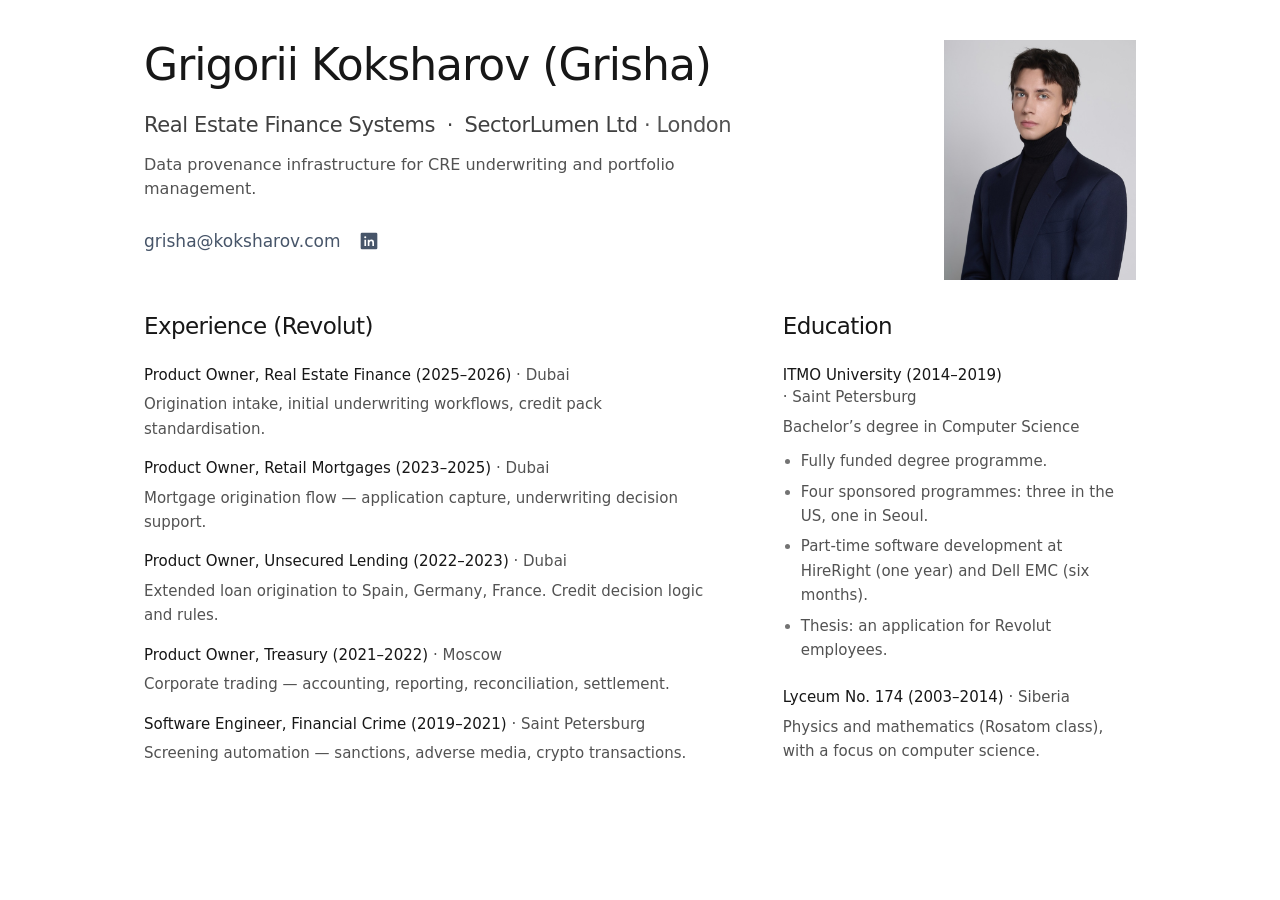
<file: index.html>
<!doctype html>
<html lang="en">
<head>
  <meta charset="utf-8">
  <meta name="viewport" content="width=device-width, initial-scale=1">
  <meta name="description" content="Grigorii Koksharov (Grisha) — Real Estate Finance Systems · SectorLumen Ltd.">
  <title>Grigorii Koksharov (Grisha) · SectorLumen Ltd</title>
  <link rel="icon" href="favicon.ico?v=2" sizes="16x16 32x32 48x48">
  <link rel="icon" type="image/png" sizes="32x32" href="assets/favicon-32.png?v=2">
  <link rel="apple-touch-icon" sizes="180x180" href="assets/apple-touch-icon.png?v=2">
  <link rel="stylesheet" href="assets/site.css?v=2">
</head>
<body>
  <main>
    <header class="hero">
      <div>
        <h1>Grigorii Koksharov (Grisha)</h1>
        <p class="subtitle">Real Estate Finance Systems<span class="separator" aria-hidden="true"> · </span><span class="company">SectorLumen Ltd<span class="location"> · London</span></span></p>
        <p class="company-description">Data provenance infrastructure for CRE underwriting and portfolio management.</p>
        <nav class="contact-links" aria-label="Contact">
          <a href="mailto:grisha@koksharov.com">grisha@koksharov.com</a>
          <a class="linkedin-link" href="https://www.linkedin.com/in/grisha-koksharov-13304b153/" target="_blank" rel="noopener noreferrer" aria-label="Grigorii Koksharov (Grisha) on LinkedIn (opens in a new tab)" title="LinkedIn (opens in a new tab)">
            <svg viewBox="0 0 24 24" aria-hidden="true" focusable="false">
              <rect x="2" y="2" width="20" height="20" rx="1.5" fill="currentColor"/>
              <circle cx="7.5" cy="7.5" r="1.25" fill="#fff"/>
              <path d="M6.5 10.5h2V18h-2zM10.5 10.5h2v1c.6-.8 1.4-1.2 2.4-1.2 2.2 0 3.1 1.4 3.1 3.6V18h-2v-3.7c0-1.2-.3-2-1.4-2-1.2 0-2.1.8-2.1 2.3V18h-2z" fill="#fff"/>
            </svg>
          </a>
        </nav>
      </div>
      <img class="portrait" src="assets/grisha-koksharov.jpg" alt="Grigorii Koksharov (Grisha)" width="208" height="260">
    </header>
    <div class="background">
      <section aria-labelledby="experience-heading" id="experience">
        <h2 id="experience-heading">Experience (Revolut)</h2>
        <div class="roles">
          <article class="role"><h3>Product Owner, Real Estate Finance <span class="role-meta"><span class="dates">(2025–2026)</span> <span class="location">· Dubai</span></span></h3><p>Origination intake, initial underwriting workflows, credit pack standardisation.</p></article>
          <article class="role"><h3>Product Owner, Retail Mortgages <span class="role-meta"><span class="dates">(2023–2025)</span> <span class="location">· Dubai</span></span></h3><p>Mortgage origination flow — application capture, underwriting decision support.</p></article>
          <article class="role"><h3>Product Owner, Unsecured Lending <span class="role-meta"><span class="dates">(2022–2023)</span> <span class="location">· Dubai</span></span></h3><p>Extended loan origination to Spain, Germany, France. Credit decision logic and rules.</p></article>
          <article class="role"><h3>Product Owner, Treasury <span class="role-meta"><span class="dates">(2021–2022)</span> <span class="location">· Moscow</span></span></h3><p>Corporate trading — accounting, reporting, reconciliation, settlement.</p></article>
          <article class="role"><h3>Software Engineer, Financial Crime <span class="role-meta"><span class="dates">(2019–2021)</span> <span class="location">· Saint Petersburg</span></span></h3><p>Screening automation — sanctions, adverse media, crypto transactions.</p></article>
        </div>
      </section>
      <section class="education" aria-labelledby="education-heading" id="education">
        <h2 id="education-heading">Education</h2>
        <article>
          <h3>ITMO University <span class="role-meta"><span class="dates">(2014–2019)</span> <span class="location">· Saint Petersburg</span></span></h3>
          <p class="qualification">Bachelor’s degree in Computer Science</p>
          <ul>
            <li>Fully funded degree programme.</li>
            <li>Four sponsored programmes: three in the US, one in Seoul.</li>
            <li>Part-time software development at HireRight (one year) and Dell EMC (six months).</li>
            <li>Thesis: an application for Revolut employees.</li>
          </ul>
        </article>
        <article>
          <h3>Lyceum No. 174 <span class="role-meta"><span class="dates">(2003–2014)</span> <span class="location">· Siberia</span></span></h3>
          <p>Physics and mathematics (Rosatom class), with a focus on computer science.</p>
        </article>
      </section>
    </div>
  </main>
</body>
</html>
</file>
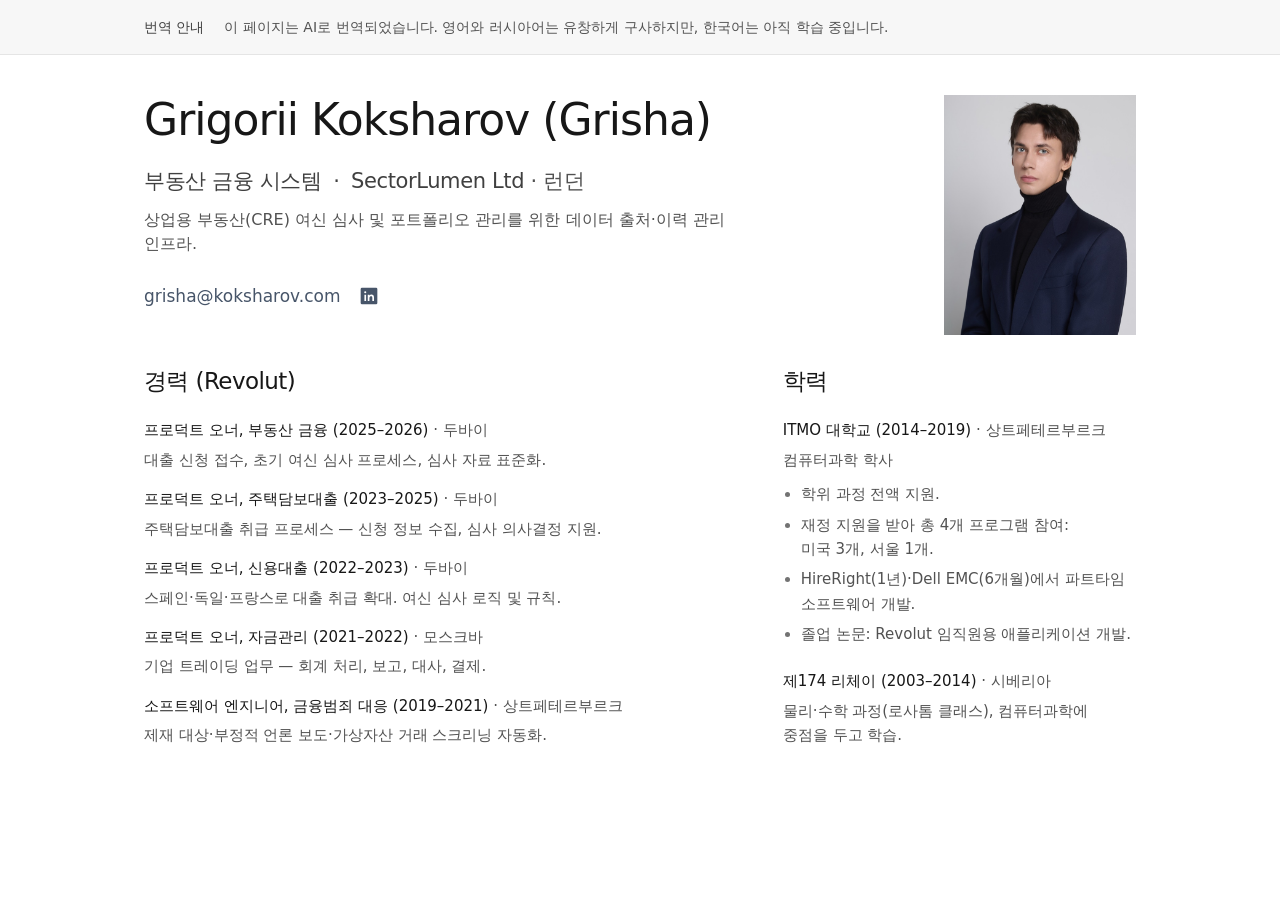
<file: kr/index.html>
<!doctype html>
<html lang="ko">
<head>
  <meta charset="utf-8">
  <meta name="viewport" content="width=device-width, initial-scale=1">
  <meta name="description" content="Grigorii Koksharov (Grisha) — 부동산 금융 시스템 · SectorLumen Ltd · 런던.">
  <meta name="robots" content="noindex">
  <title>Grigorii Koksharov (Grisha) · SectorLumen Ltd</title>
  <link rel="icon" href="../favicon.ico?v=2" sizes="16x16 32x32 48x48">
  <link rel="icon" type="image/png" sizes="32x32" href="../assets/favicon-32.png?v=2">
  <link rel="apple-touch-icon" sizes="180x180" href="../assets/apple-touch-icon.png?v=2">
  <link rel="stylesheet" href="../assets/site.css?v=2">
</head>
<body>
  <aside class="translation-notice" aria-label="번역 및 언어 안내">
    <div class="translation-notice-inner">
      <strong>번역 안내</strong>
      <p>이 페이지는 AI로 번역되었습니다. 영어와 러시아어는 유창하게 구사하지만, 한국어는 아직 학습 중입니다.</p>
    </div>
  </aside>
  <main>
    <header class="hero">
      <div>
        <h1 lang="en">Grigorii Koksharov (Grisha)</h1>
        <p class="subtitle">부동산 금융 시스템<span class="separator" aria-hidden="true"> · </span><span class="company">SectorLumen Ltd<span class="location"> · 런던</span></span></p>
        <p class="company-description">상업용 부동산(CRE) 여신 심사 및 포트폴리오 관리를 위한 데이터 출처·이력 관리 인프라.</p>
        <nav class="contact-links" aria-label="연락처">
          <a href="mailto:grisha@koksharov.com">grisha@koksharov.com</a>
          <a class="linkedin-link" href="https://www.linkedin.com/in/grisha-koksharov-13304b153/" target="_blank" rel="noopener noreferrer" aria-label="Grigorii Koksharov (Grisha)의 LinkedIn 프로필(새 탭에서 열림)" title="LinkedIn(새 탭에서 열림)">
            <svg viewBox="0 0 24 24" aria-hidden="true" focusable="false">
              <rect x="2" y="2" width="20" height="20" rx="1.5" fill="currentColor"/>
              <circle cx="7.5" cy="7.5" r="1.25" fill="#fff"/>
              <path d="M6.5 10.5h2V18h-2zM10.5 10.5h2v1c.6-.8 1.4-1.2 2.4-1.2 2.2 0 3.1 1.4 3.1 3.6V18h-2v-3.7c0-1.2-.3-2-1.4-2-1.2 0-2.1.8-2.1 2.3V18h-2z" fill="#fff"/>
            </svg>
          </a>
        </nav>
      </div>
      <img class="portrait" src="../assets/grisha-koksharov.jpg" alt="Grigorii Koksharov (Grisha) 프로필 사진" width="208" height="260">
    </header>
    <div class="background">
      <section aria-labelledby="experience-heading" id="experience">
        <h2 id="experience-heading">경력 (Revolut)</h2>
        <div class="roles">
          <article class="role"><h3>프로덕트 오너, 부동산 금융 <span class="role-meta"><span class="dates">(2025–2026)</span> <span class="location">· 두바이</span></span></h3><p>대출 신청 접수, 초기 여신 심사 프로세스, 심사 자료 표준화.</p></article>
          <article class="role"><h3>프로덕트 오너, 주택담보대출 <span class="role-meta"><span class="dates">(2023–2025)</span> <span class="location">· 두바이</span></span></h3><p>주택담보대출 취급 프로세스 — 신청 정보 수집, 심사 의사결정 지원.</p></article>
          <article class="role"><h3>프로덕트 오너, 신용대출 <span class="role-meta"><span class="dates">(2022–2023)</span> <span class="location">· 두바이</span></span></h3><p>스페인·독일·프랑스로 대출 취급 확대. 여신 심사 로직 및 규칙.</p></article>
          <article class="role"><h3>프로덕트 오너, 자금관리 <span class="role-meta"><span class="dates">(2021–2022)</span> <span class="location">· 모스크바</span></span></h3><p>기업 트레이딩 업무 — 회계 처리, 보고, 대사, 결제.</p></article>
          <article class="role"><h3>소프트웨어 엔지니어, 금융범죄 대응 <span class="role-meta"><span class="dates">(2019–2021)</span> <span class="location">· 상트페테르부르크</span></span></h3><p>제재 대상·부정적 언론 보도·가상자산 거래 스크리닝 자동화.</p></article>
        </div>
      </section>
      <section class="education" aria-labelledby="education-heading" id="education">
        <h2 id="education-heading">학력</h2>
        <article>
          <h3>ITMO 대학교 <span class="role-meta"><span class="dates">(2014–2019)</span> <span class="location">· 상트페테르부르크</span></span></h3>
          <p class="qualification">컴퓨터과학 학사</p>
          <ul>
            <li>학위 과정 전액 지원.</li>
            <li>재정 지원을 받아 총 4개 프로그램 참여: <span class="nowrap">미국 3개</span>, <span class="nowrap">서울 1개</span>.</li>
            <li>HireRight(1년)·Dell EMC(6개월)에서 파트타임 소프트웨어 개발.</li>
            <li>졸업 논문: Revolut 임직원용 애플리케이션 개발.</li>
          </ul>
        </article>
        <article>
          <h3>제174 리체이 <span class="role-meta"><span class="dates">(2003–2014)</span> <span class="location">· 시베리아</span></span></h3>
          <p>물리·수학 과정(로사톰 클래스), 컴퓨터과학에 중점을 두고 학습.</p>
        </article>
      </section>
    </div>
  </main>
</body>
</html>
</file>
<file: assets/site.css>
* { box-sizing: border-box; }
    body { margin: 0; background: #fff; color: #171717; font-family: ui-sans-serif, system-ui, sans-serif, "Apple Color Emoji", "Segoe UI Emoji", "Segoe UI Symbol", "Noto Color Emoji"; -webkit-font-smoothing: antialiased; }
    main { max-width: 1200px; margin: auto; padding: 48px 48px 40px; }
    .hero { display: grid; grid-template-columns: minmax(0, 1fr) auto; align-items: start; gap: 48px; margin-bottom: 40px; }
    h1 { margin: 0 0 28px; font-size: 60px; font-weight: 500; letter-spacing: -.025em; line-height: 1.05; }
    .subtitle { margin: 0 0 12px; color: #404040; font-size: 24px; line-height: 1.4; letter-spacing: -.025em; }
    .company-description { max-width: 60ch; margin: 0 0 28px; color: #525252; font-size: 16px; line-height: 1.5; }
    .company { white-space: nowrap; }
    .separator { padding: 0 .25em; }
    a { color: #475569; text-decoration: none; font-size: 17px; }
    a:hover { color: #334155; text-decoration: underline; text-underline-offset: 4px; }
    a:focus-visible { outline: 2px solid #475569; outline-offset: 5px; }
    .contact-links { display: flex; align-items: center; gap: 12px; }
    .linkedin-link { display: inline-flex; align-items: center; justify-content: center; width: 32px; height: 32px; border-radius: 3px; }
    .linkedin-link:hover { background: #f5f5f5; }
    .linkedin-link svg { display: block; width: 20px; height: 20px; }
    .portrait { display: block; width: 208px; height: 260px; object-fit: cover; object-position: 50% 20%; }
    .background { display: grid; grid-template-columns: minmax(0, 1.65fr) minmax(0, 1fr); gap: 56px; align-items: start; }
    h2 { margin: 0 0 24px; font-weight: 500; font-size: 24px; letter-spacing: -.025em; line-height: 1.3; }
    .dates, .nowrap { white-space: nowrap; }
    .location { color: #525252; font-weight: 400; white-space: nowrap; }
    .roles { display: grid; gap: 16px; }
    h3 { margin: 0 0 6px; font-size: 15px; font-weight: 500; line-height: 1.5; }
    .role p, .education p, .education ul { margin: 0; color: #525252; font-size: 15px; line-height: 1.625; }
    .education ul { padding-left: 18px; }
    .education .qualification { margin-bottom: 10px; }
    .education li + li { margin-top: 6px; }
    .education li::marker { color: #737373; }
    .education article + article { margin-top: 24px; }
    @media (min-width: 1200px) and (min-height: 840px) {
      .hero { padding-right: 48px; }
      .portrait { width: 240px; height: 300px; }
    }
    @media (min-width: 1024px) and (max-height: 800px) {
      main { padding-top: 32px; padding-bottom: 24px; }
      .hero { margin-bottom: 32px; }
      .portrait { width: 176px; height: 220px; }
      .roles { gap: 14px; }
    }
    @media (max-width: 1023px) {
      main { padding: 40px 32px; }
      h1 { font-size: 48px; }
      .subtitle { font-size: 21px; }
      .company { display: block; margin-top: 4px; }
      .separator { display: none; }
      .background { grid-template-columns: 1fr; gap: 40px; }
    }
    @media (max-width: 639px) {
      main { padding: 32px 24px 40px; }
      .hero { grid-template-columns: 1fr; gap: 28px; margin-bottom: 36px; }
      h1 { font-size: 42px; margin-bottom: 20px; }
      .subtitle { font-size: 20px; }
      .portrait { width: 176px; height: 220px; }
      h2 { font-size: 22px; }
      .roles { gap: 20px; }
      .role-meta { display: block; margin-top: 2px; color: #525252; font-weight: 400; }
    }
  :root {
  --page-width: 1088px;
  --page-top: 40px;
  --hero-gap: 56px;
  --hero-bottom: 32px;
  --name-size: 44px;
  --name-bottom: 22px;
  --subtitle-size: 21px;
  --portrait-width: 192px;
  --portrait-height: 240px;
  --portrait-y: 25%;
  --mobile-name: 33px;
  --mobile-portrait-width: 96px;
  --mobile-portrait-height: 120px;
}

/* Approved K2 profile layout, 2 November 2026. */
main { max-width: var(--page-width); padding: var(--page-top) 48px 40px; }
.hero { padding-right: 0; gap: var(--hero-gap); margin-bottom: var(--hero-bottom); }
h1 { font-size: var(--name-size); font-weight: 400; line-height: 1.12; letter-spacing: -.022em; margin-bottom: var(--name-bottom); }
.subtitle { font-size: var(--subtitle-size); line-height: 1.4; letter-spacing: -.018em; }
.company-description { max-width: 58ch; margin-bottom: 24px; }
.portrait { width: var(--portrait-width); height: var(--portrait-height); object-position: 50% var(--portrait-y); }
h2 { font-size: 23px; margin-bottom: 22px; }
.roles { gap: 16px; }
@media (max-width: 1023px) {
  main { padding: 40px 32px; }
  .hero { gap: 40px; }
  h1 { font-size: 42px; }
  .subtitle { font-size: 21px; }
  .portrait { width: 176px; height: 220px; }
}
@media (max-width: 639px) {
  main { padding: 28px 24px 40px; }
  .hero { grid-template-columns: 1fr; gap: 24px; margin-bottom: 32px; }
  h1 { font-size: var(--mobile-name); line-height: 1.14; margin-bottom: 18px; letter-spacing: -.025em; }
  .subtitle { font-size: 19px; }
  .company-description { font-size: 16px; margin-bottom: 22px; }
  .portrait { width: var(--mobile-portrait-width); height: var(--mobile-portrait-height); }
  h2 { font-size: 22px; margin-bottom: 22px; }
  .roles { gap: 20px; }
}

@media (max-width: 639px) {
  .hero { grid-template-columns: minmax(0, 1fr) var(--mobile-portrait-width); column-gap: 20px; row-gap: 0; align-items: start; }
  .hero > div { display: contents; }
  .hero h1 { grid-column: 1; grid-row: 1; align-self: start; margin: 0; padding-top: 1px; }
  .hero .portrait { grid-column: 2; grid-row: 1; }
  .hero .subtitle { grid-column: 1 / -1; grid-row: 2; margin: 22px 0 12px; }
  .hero .company-description { grid-column: 1 / -1; grid-row: 3; margin: 0 0 20px; }
  .hero .contact-links { grid-column: 1 / -1; grid-row: 4; justify-self: start; }
}
@media (max-width: 359px) {
  .hero { column-gap: 14px; }
  .hero h1 { font-size: 28px; }
}
@media (min-width: 1024px) and (max-height: 800px) {
  main { padding-top: 32px; padding-bottom: 24px; }
}


/* Korean typography: preserve words while allowing long text to fit narrow screens. */
html[lang="ko"] body { font-family: system-ui, "Apple SD Gothic Neo", "Malgun Gothic", "Noto Sans KR", sans-serif; word-break: keep-all; overflow-wrap: break-word; }
.translation-notice { background: #f7f7f7; border-bottom: 1px solid #e5e5e5; color: #525252; }
.translation-notice-inner { max-width: var(--page-width); margin: auto; padding: 16px 48px; display: flex; align-items: baseline; gap: 20px; font-size: 14px; line-height: 1.6; }
.translation-notice strong { flex: none; color: #404040; font-weight: 500; }
.translation-notice p { margin: 0; }
@media (max-width: 1023px) {
  .translation-notice-inner { padding-right: 32px; padding-left: 32px; }
}
@media (max-width: 639px) {
  .translation-notice-inner { display: block; padding: 14px 24px; }
  .translation-notice strong { display: block; margin-bottom: 4px; }
}
</file>
